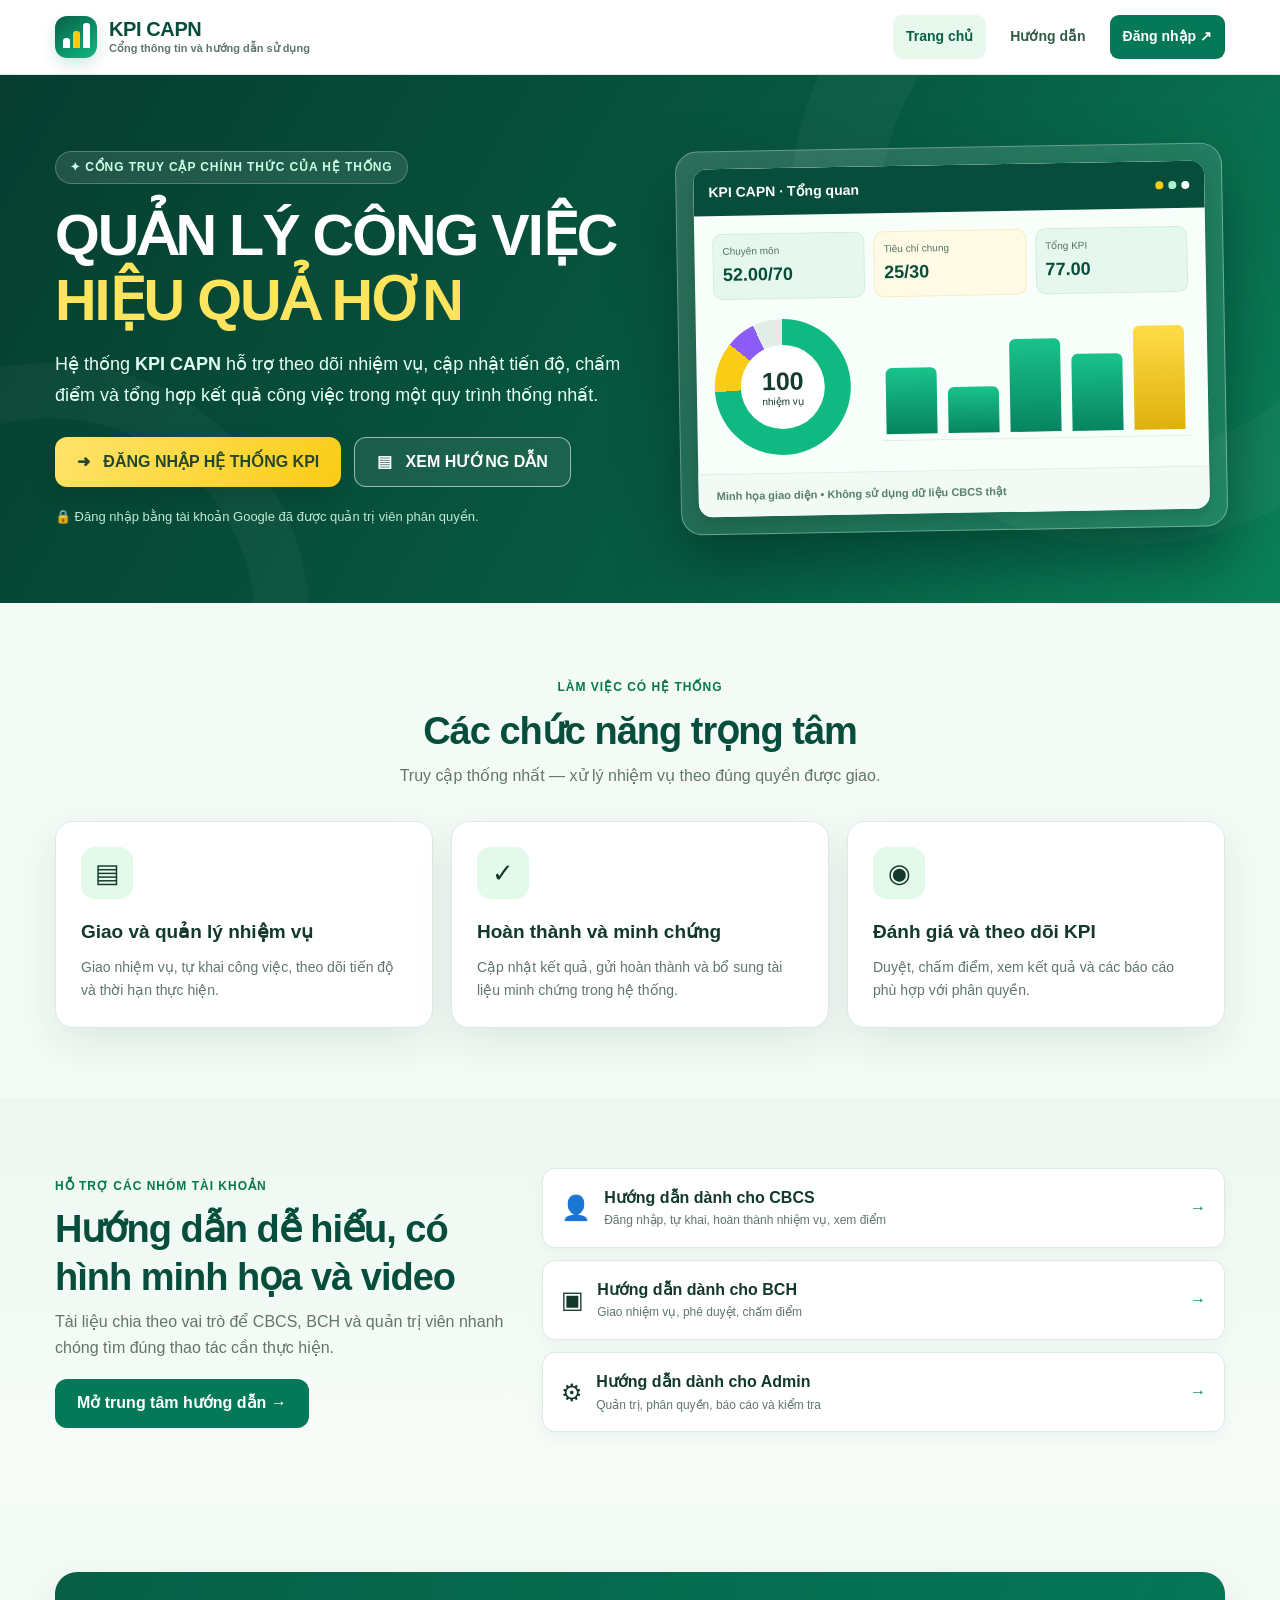
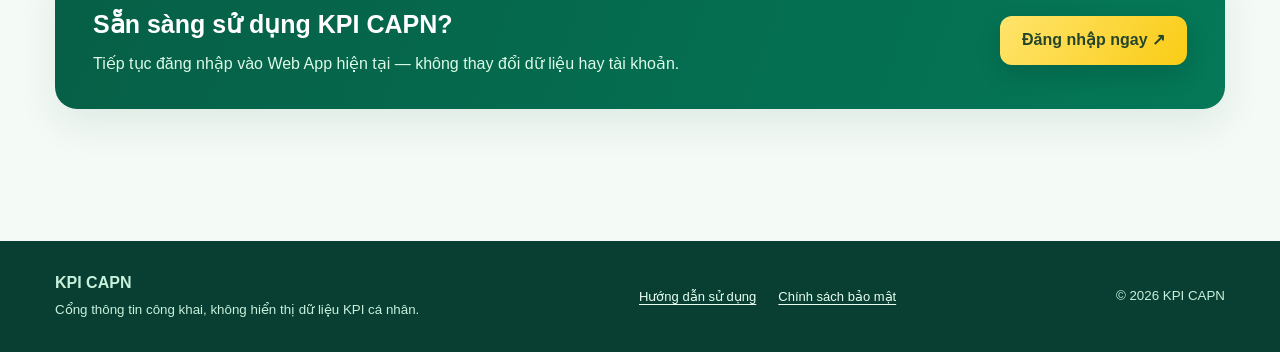
<file: index.html>
<!doctype html>
<html lang="vi">
<head>
<meta charset="utf-8"><meta name="viewport" content="width=device-width,initial-scale=1">
<meta name="description" content="Cổng truy cập và hướng dẫn sử dụng Hệ thống KPI CAPN — quản lý nhiệm vụ và đánh giá kết quả công việc.">
<meta name="theme-color" content="#064e3b"><title>KPI CAPN | Cổng thông tin và hướng dẫn</title>
<link rel="icon" href="favicon.svg" type="image/svg+xml"><link rel="stylesheet" href="styles.css">
</head>
<body>
<header class="site-header"><div class="container header-inner">
 <a class="brand" href="index.html" aria-label="Trang chủ KPI CAPN"><span class="logo" aria-hidden="true"><i></i><i></i><i></i></span><span><strong>KPI CAPN</strong><small>Cổng thông tin và hướng dẫn sử dụng</small></span></a>
 <nav class="menu" aria-label="Menu"><a href="index.html" aria-current="page">Trang chủ</a><a href="huong-dan.html">Hướng dẫn</a><a class="header-login" href="https://script.google.com/macros/s/AKfycbzQNDYXL3DD_CbY_EI88H-msxSmF8fYLqGFFghkxjFgQ-EiCc-l6rLJh7oKqEuEc4o/exec" target="_blank" rel="noopener noreferrer">Đăng nhập ↗</a></nav>
</div></header>
<main>
<section class="hero"><div class="container hero-grid"><div>
 <span class="tag">✦ CỔNG TRUY CẬP CHÍNH THỨC CỦA HỆ THỐNG</span>
 <h1>QUẢN LÝ CÔNG VIỆC<br><span>HIỆU QUẢ HƠN</span></h1>
 <p>Hệ thống <strong>KPI CAPN</strong> hỗ trợ theo dõi nhiệm vụ, cập nhật tiến độ, chấm điểm và tổng hợp kết quả công việc trong một quy trình thống nhất.</p>
 <div class="hero-cta"><a class="btn btn-yellow" href="https://script.google.com/macros/s/AKfycbzQNDYXL3DD_CbY_EI88H-msxSmF8fYLqGFFghkxjFgQ-EiCc-l6rLJh7oKqEuEc4o/exec" target="_blank" rel="noopener noreferrer">➜ &nbsp; ĐĂNG NHẬP HỆ THỐNG KPI</a><a class="btn btn-outline" href="huong-dan.html">▤ &nbsp; XEM HƯỚNG DẪN</a></div>
 <div class="hero-note">🔒 Đăng nhập bằng tài khoản Google đã được quản trị viên phân quyền.</div>
 </div><div class="dashboard-visual" aria-label="Minh họa giao diện KPI bằng dữ liệu giả định"><div class="mini-window"><div class="mini-head"><span>KPI CAPN · Tổng quan</span><span class="dots" aria-hidden="true"><i></i><i></i><i></i></span></div><div class="mini-body"><div class="mini-tile-grid"><div class="mini-tile"><span>Chuyên môn</span><b>52.00/70</b></div><div class="mini-tile"><span>Tiêu chí chung</span><b>25/30</b></div><div class="mini-tile"><span>Tổng KPI</span><b>77.00</b></div></div><div class="mini-dashboard"><div class="donut"><span class="value">100<small>nhiệm vụ</small></span></div><div class="mini-bars" aria-hidden="true"><i></i><i></i><i></i><i></i><i></i></div></div></div><div class="mini-window-foot">Minh họa giao diện • Không sử dụng dữ liệu CBCS thật</div></div></div>
</div></section>
<section class="section-pad"><div class="container"><div class="section-intro"><span class="eyebrow">LÀM VIỆC CÓ HỆ THỐNG</span><h2>Các chức năng trọng tâm</h2><p>Truy cập thống nhất — xử lý nhiệm vụ theo đúng quyền được giao.</p></div><div class="features">
 <article class="feature"><div class="icon">▤</div><h3>Giao và quản lý nhiệm vụ</h3><p>Giao nhiệm vụ, tự khai công việc, theo dõi tiến độ và thời hạn thực hiện.</p></article>
 <article class="feature"><div class="icon">✓</div><h3>Hoàn thành và minh chứng</h3><p>Cập nhật kết quả, gửi hoàn thành và bổ sung tài liệu minh chứng trong hệ thống.</p></article>
 <article class="feature"><div class="icon">◉</div><h3>Đánh giá và theo dõi KPI</h3><p>Duyệt, chấm điểm, xem kết quả và các báo cáo phù hợp với phân quyền.</p></article>
</div></div></section>
<section class="section-pad section-soft" id="huong-dan"><div class="container guide-preview"><div class="left-intro"><span class="eyebrow">HỖ TRỢ CÁC NHÓM TÀI KHOẢN</span><h2>Hướng dẫn dễ hiểu, có hình minh họa và video</h2><p>Tài liệu chia theo vai trò để CBCS, BCH và quản trị viên nhanh chóng tìm đúng thao tác cần thực hiện.</p><p style="margin-top:18px"><a href="huong-dan.html" class="btn btn-green">Mở trung tâm hướng dẫn →</a></p></div><div class="guide-links"><a class="guide-link" href="huong-dan.html#cbcs"><span>👤</span><span><strong>Hướng dẫn dành cho CBCS</strong><small>Đăng nhập, tự khai, hoàn thành nhiệm vụ, xem điểm</small></span><b>→</b></a><a class="guide-link" href="huong-dan.html#bch"><span>▣</span><span><strong>Hướng dẫn dành cho BCH</strong><small>Giao nhiệm vụ, phê duyệt, chấm điểm</small></span><b>→</b></a><a class="guide-link" href="huong-dan.html#admin"><span>⚙</span><span><strong>Hướng dẫn dành cho Admin</strong><small>Quản trị, phân quyền, báo cáo và kiểm tra</small></span><b>→</b></a></div></div></section>
<section class="section-pad"><div class="container"><div class="cta-band"><div><h2>Sẵn sàng sử dụng KPI CAPN?</h2><p>Tiếp tục đăng nhập vào Web App hiện tại — không thay đổi dữ liệu hay tài khoản.</p></div><a class="btn btn-yellow" href="https://script.google.com/macros/s/AKfycbzQNDYXL3DD_CbY_EI88H-msxSmF8fYLqGFFghkxjFgQ-EiCc-l6rLJh7oKqEuEc4o/exec" target="_blank" rel="noopener noreferrer">Đăng nhập ngay ↗</a></div></div></section>
</main>
<footer class="site-footer"><div class="container footer-inner"><div><strong>KPI CAPN</strong><br><small>Cổng thông tin công khai, không hiển thị dữ liệu KPI cá nhân.</small></div><div class="footer-links"><a href="huong-dan.html">Hướng dẫn sử dụng</a><a href="privacy.html">Chính sách bảo mật</a></div><small>© 2026 KPI CAPN</small></div></footer>
</body></html>
</file>
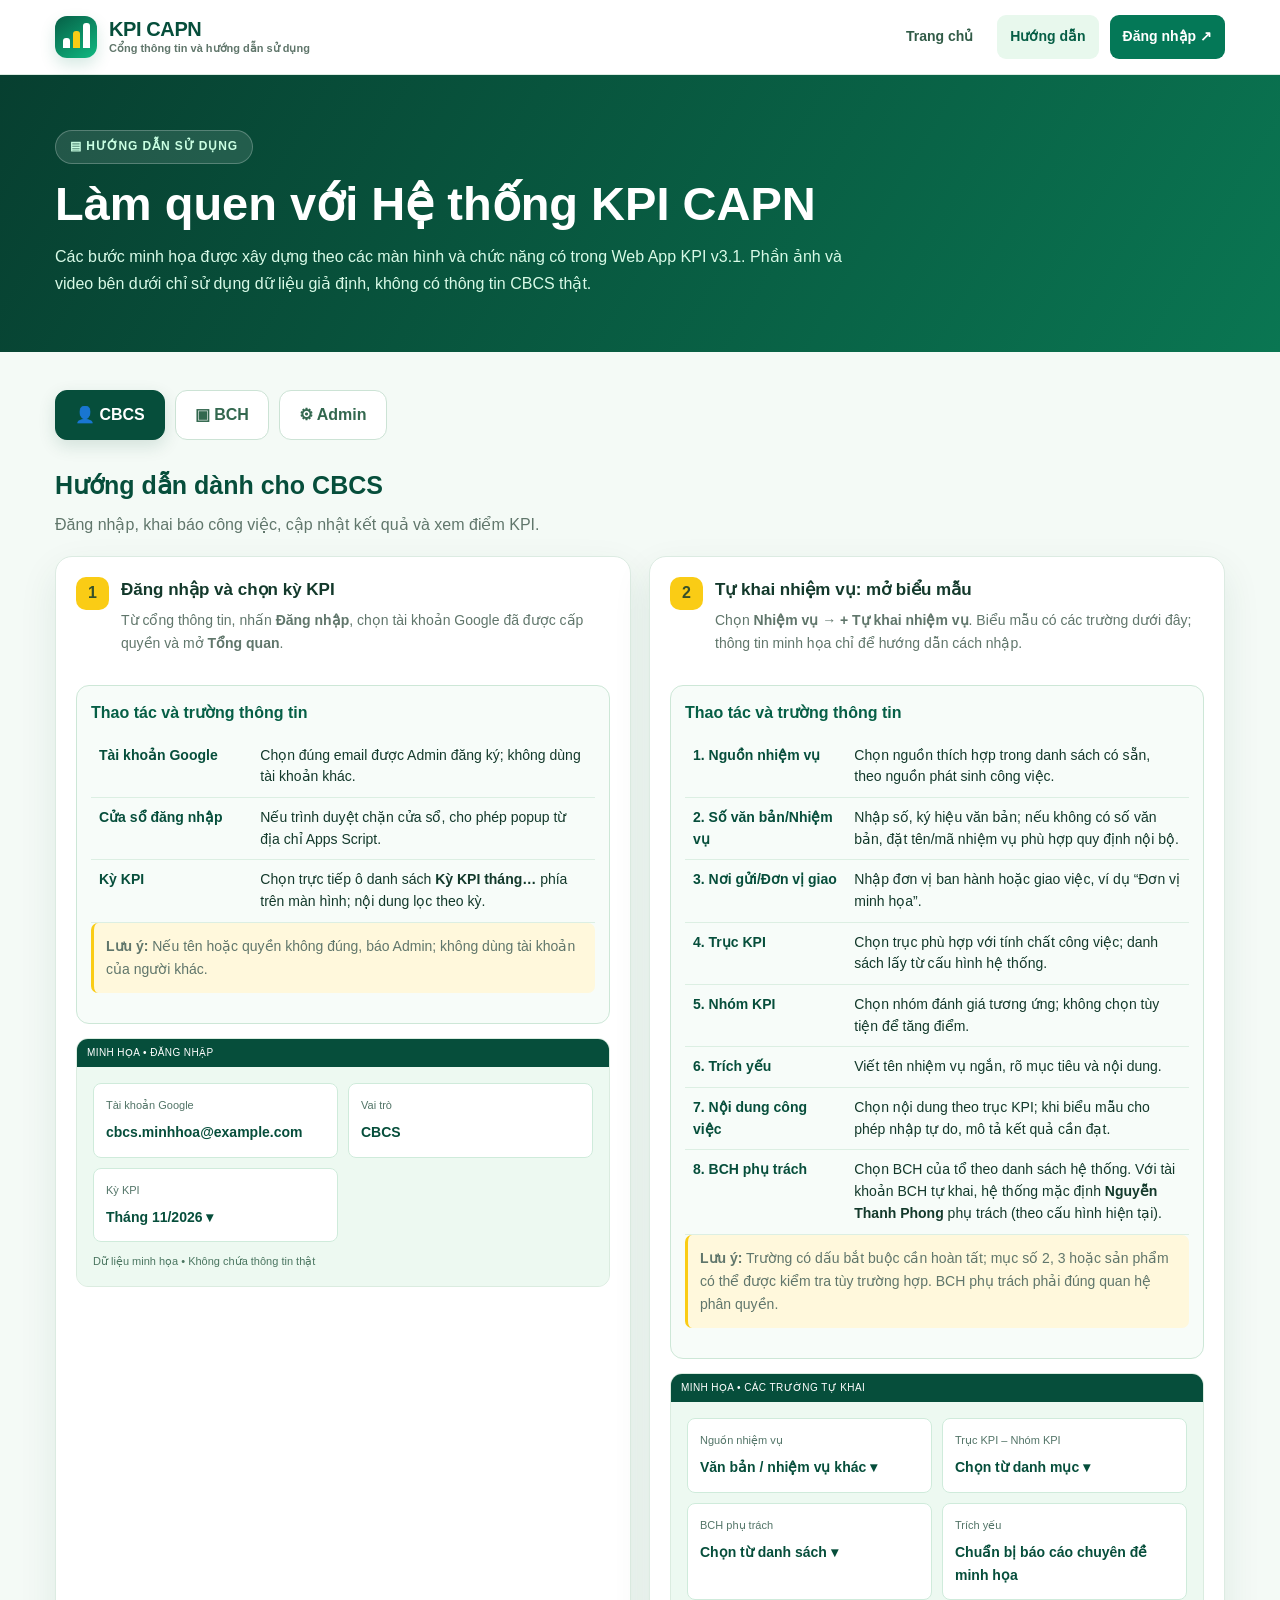
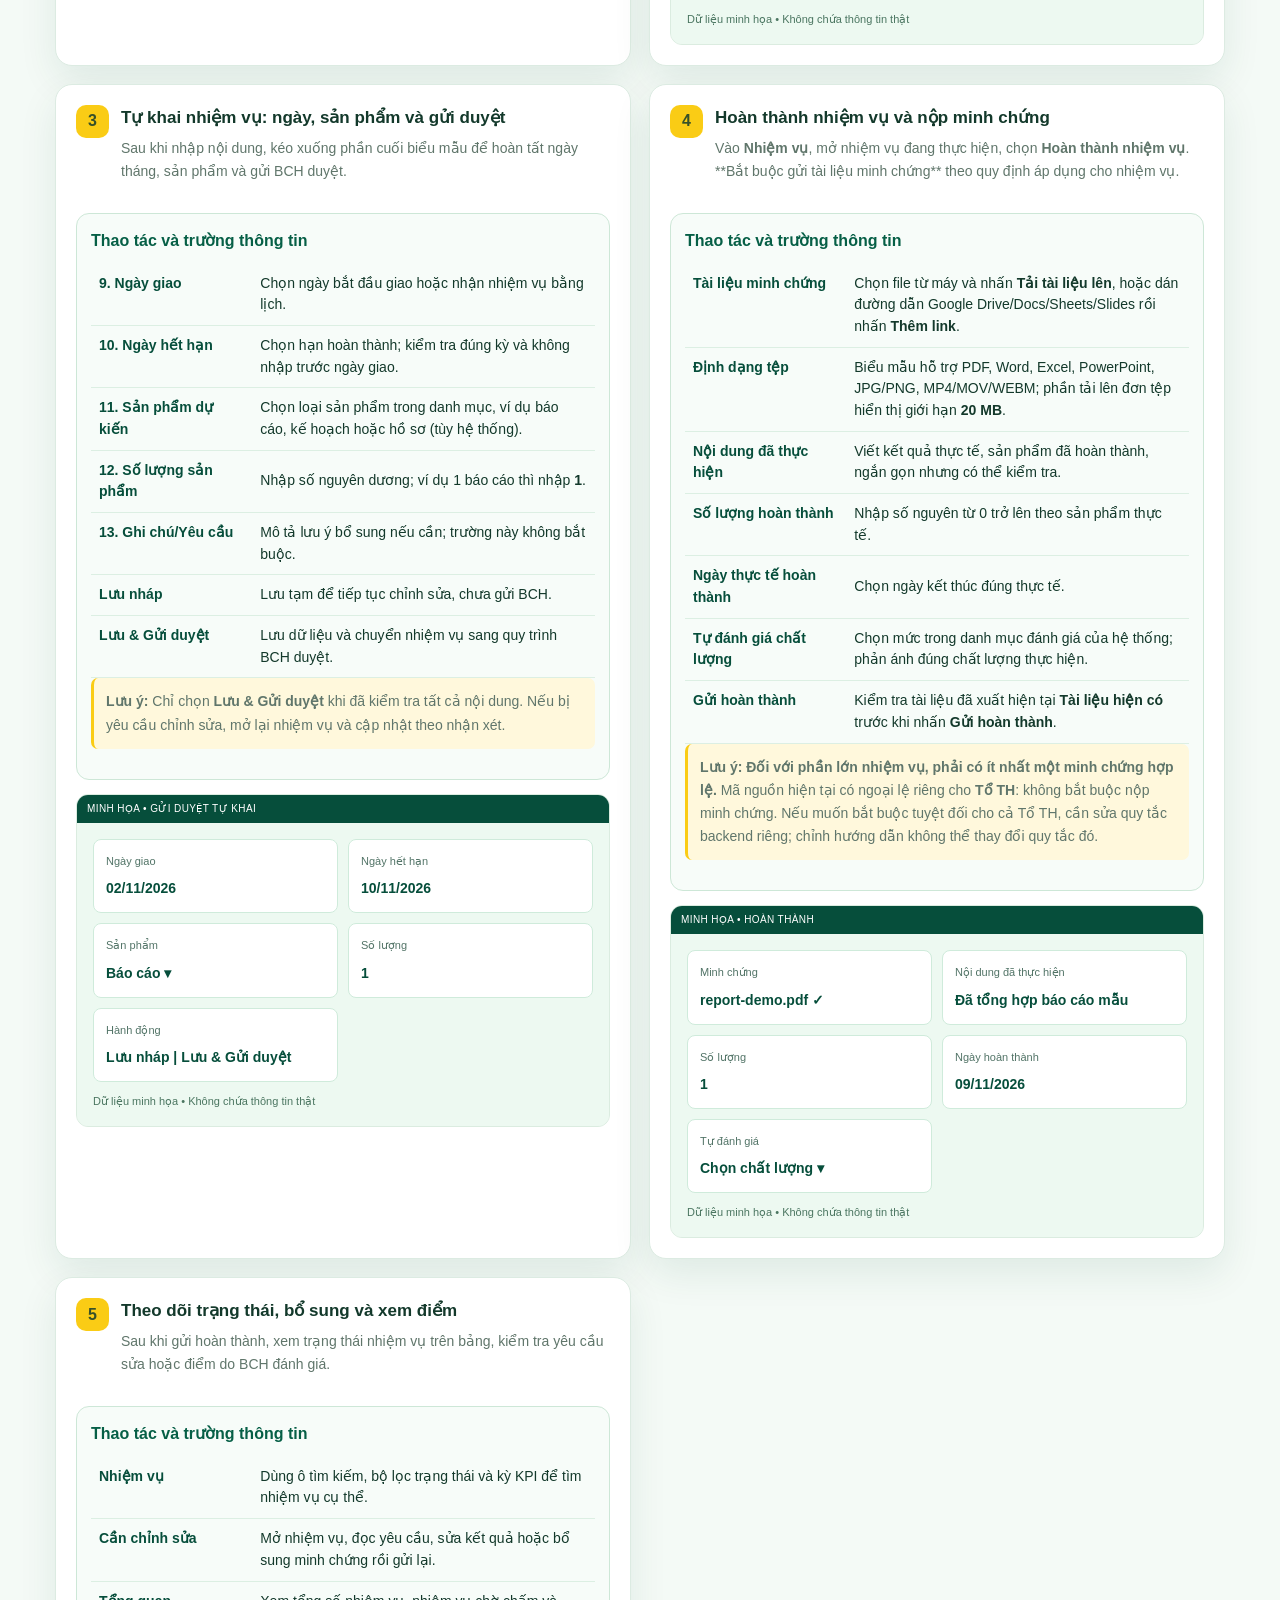
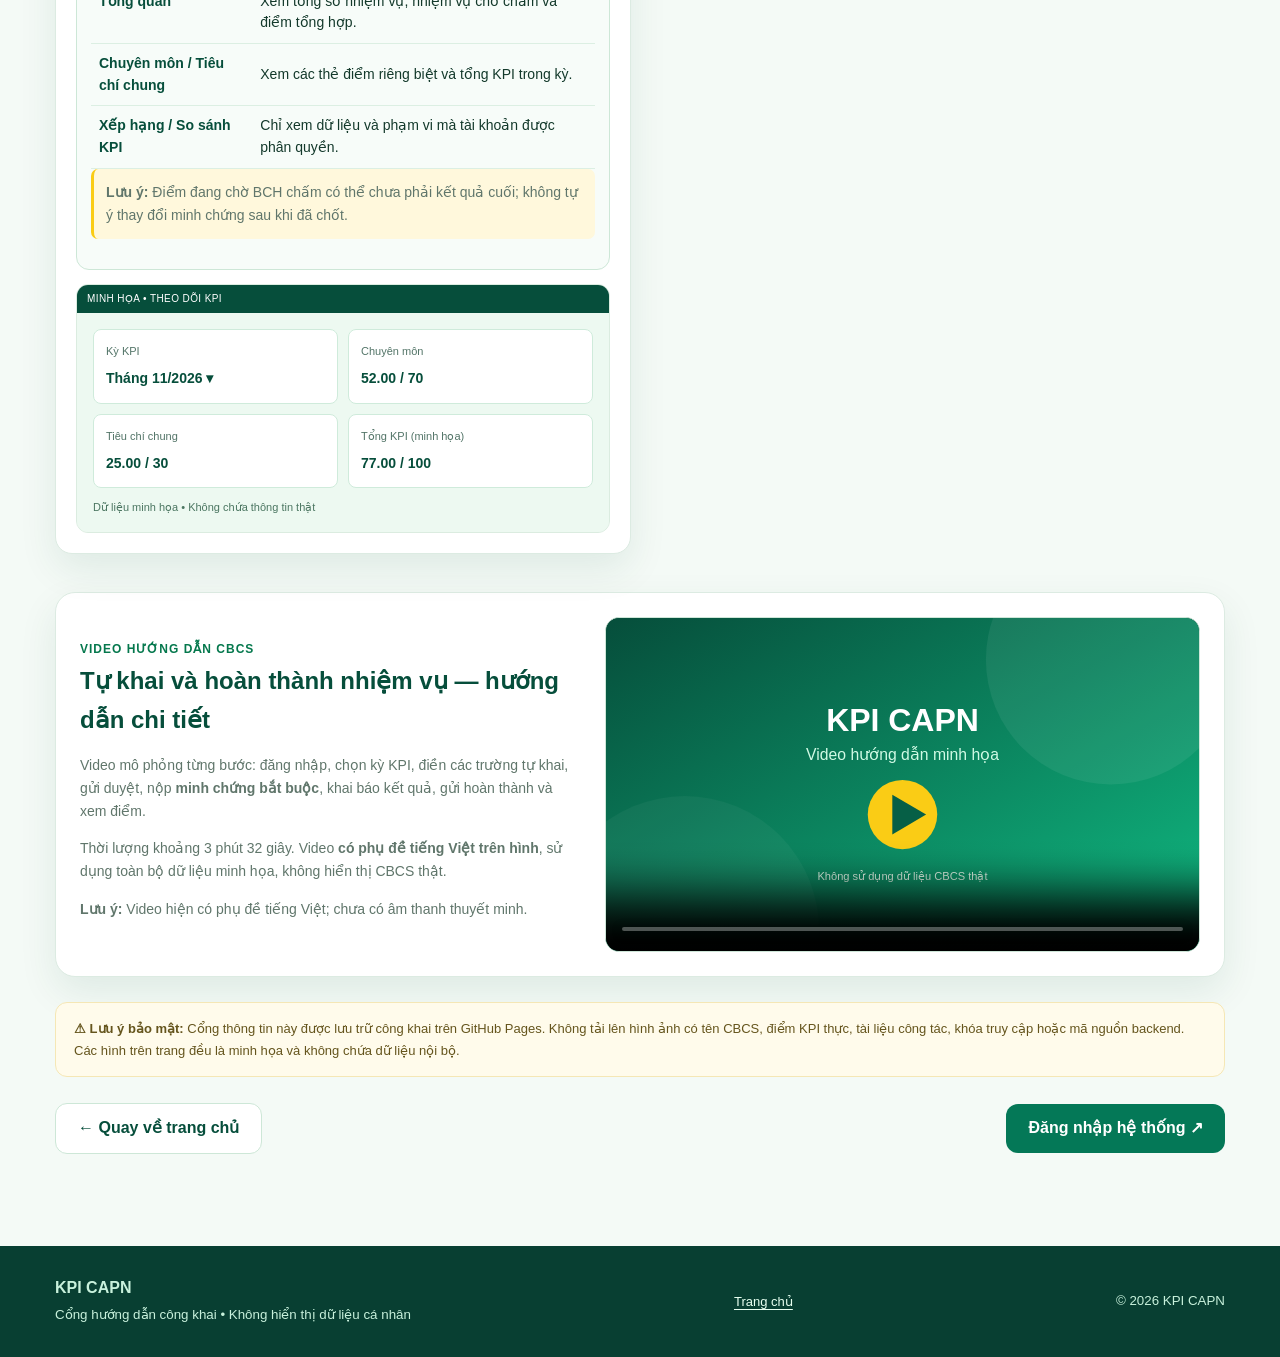
<file: huong-dan.html>
<!DOCTYPE html>

<html lang="vi"><head><meta charset="utf-8"/><meta content="width=device-width,initial-scale=1" name="viewport"/><meta content="#064e3b" name="theme-color"/><meta content="Hướng dẫn sử dụng KPI CAPN theo vai trò CBCS, BCH và Admin, có ảnh minh họa và video mẫu." name="description"/><title>Hướng dẫn sử dụng | KPI CAPN</title><link href="favicon.svg" rel="icon" type="image/svg+xml"/><link href="styles.css" rel="stylesheet"/><style>.detailed-step{padding-bottom:20px}.instruction-details{margin:14px 0;padding:14px;background:#f7fcf9;border:1px solid #cde7d7;border-radius:13px}.instruction-details h4{margin:0 0 9px;color:#065f46}.field-table{width:100%;border-collapse:collapse;font-size:14px}.field-table th{text-align:left;vertical-align:top;width:32%;font-weight:700;color:#064e3b}.field-table th,.field-table td{padding:9px 8px;border-bottom:1px solid #dcefe3;line-height:1.55}.guide-tip{font-size:13px;padding:12px;background:#fff8dc;border-left:3px solid #facc15;border-radius:7px;line-height:1.65}.mock-form{padding:16px;display:grid;grid-template-columns:repeat(2,minmax(0,1fr));gap:10px;background:#edf9f1}.mock-field{background:#fff;border:1px solid #cfebdb;border-radius:8px;padding:12px;min-width:0}.mock-field span{display:block;color:#527467;font-size:11px}.mock-field strong{display:block;margin-top:7px;color:#064e3b;font-size:14px;overflow-wrap:anywhere}.mock-bottom{grid-column:1/-1;color:#4b7661;font-size:11px}.voice-section{margin:28px 0;background:#fff;border:1px solid #d6e9dc;border-radius:18px;padding:25px}.voice-choices{display:flex;flex-wrap:wrap;gap:10px}.voice-choices button{padding:11px 15px;cursor:pointer;background:#007f5f;color:white;border:0;border-radius:8px;font-weight:bold}.voice-choices button:last-child{background:#eef5f0;color:#064e3b}@media(max-width:650px){.field-table th,.field-table td{display:block;width:auto;padding:6px}.field-table td{padding-bottom:12px}.mock-form{grid-template-columns:1fr}.mock-bottom{grid-column:1}}</style><style>
.bch-video-section{margin:30px 0 12px;padding:24px;background:#ffffff;border:1px solid #d6ebdd;border-radius:18px;display:grid;grid-template-columns:1fr 1.3fr;gap:22px;align-items:center}
.bch-video-section .video-copy h2{font-size:24px;line-height:1.25;color:#005640;margin:0 0 13px}
.bch-video-section .video-copy p{font-size:15px;line-height:1.7;color:#3a6c58}
.bch-video-section video{width:100%;height:auto;aspect-ratio:16/9;background:#004d3a;border-radius:14px;display:block}
@media(max-width:850px){.bch-video-section{grid-template-columns:1fr;padding:17px}}
</style></head><body>
<header class="site-header"><div class="container header-inner"><a class="brand" href="index.html"><span aria-hidden="true" class="logo"><i></i><i></i><i></i></span><span><strong>KPI CAPN</strong><small>Cổng thông tin và hướng dẫn sử dụng</small></span></a><nav aria-label="Menu" class="menu"><a href="index.html">Trang chủ</a><a aria-current="page" href="huong-dan.html">Hướng dẫn</a><a class="header-login" href="https://script.google.com/macros/s/AKfycbzQNDYXL3DD_CbY_EI88H-msxSmF8fYLqGFFghkxjFgQ-EiCc-l6rLJh7oKqEuEc4o/exec" rel="noopener noreferrer" target="_blank">Đăng nhập ↗</a></nav></div></header>
<main><section class="guide-hero"><div class="container"><span class="tag">▤ HƯỚNG DẪN SỬ DỤNG</span><h1>Làm quen với Hệ thống KPI CAPN</h1><p>Các bước minh họa được xây dựng theo các màn hình và chức năng có trong Web App KPI v3.1. Phần ảnh và video bên dưới chỉ sử dụng dữ liệu giả định, không có thông tin CBCS thật.</p></div></section>
<div class="container guide-main"><div aria-label="Chọn vai trò" class="role-tabs" role="tablist"><button aria-controls="panel-cbcs" aria-selected="true" class="role-tab" data-role="cbcs" id="tab-cbcs" role="tab">👤 CBCS</button><button aria-controls="panel-bch" aria-selected="false" class="role-tab" data-role="bch" id="tab-bch" role="tab">▣ BCH</button><button aria-controls="panel-admin" aria-selected="false" class="role-tab" data-role="admin" id="tab-admin" role="tab">⚙ Admin</button></div>
<section aria-labelledby="tab-cbcs" class="role-panel" id="panel-cbcs" role="tabpanel"><div class="guide-header"><h2>Hướng dẫn dành cho CBCS</h2><p>Đăng nhập, khai báo công việc, cập nhật kết quả và xem điểm KPI.</p></div><div class="steps"><article class="step detailed-step"><div class="step-head"><span class="step-number">1</span><div><h3>Đăng nhập và chọn kỳ KPI</h3><p>Từ cổng thông tin, nhấn <strong>Đăng nhập</strong>, chọn tài khoản Google đã được cấp quyền và mở <strong>Tổng quan</strong>.</p></div></div><div class="instruction-details"><h4>Thao tác và trường thông tin</h4><table class="field-table"><tbody><tr><th scope="row">Tài khoản Google</th><td>Chọn đúng email được Admin đăng ký; không dùng tài khoản khác.</td></tr><tr><th scope="row">Cửa sổ đăng nhập</th><td>Nếu trình duyệt chặn cửa sổ, cho phép popup từ địa chỉ Apps Script.</td></tr><tr><th scope="row">Kỳ KPI</th><td>Chọn trực tiếp ô danh sách <strong>Kỳ KPI tháng…</strong> phía trên màn hình; nội dung lọc theo kỳ.</td></tr></tbody></table><p class="guide-tip"><strong>Lưu ý:</strong> Nếu tên hoặc quyền không đúng, báo Admin; không dùng tài khoản của người khác.</p></div><div class="illustration"><div class="illustration-label">MINH HỌA • Đăng nhập</div><div class="mock-form"><div class="mock-field"><span>Tài khoản Google</span><strong>cbcs.minhhoa@example.com</strong></div><div class="mock-field"><span>Vai trò</span><strong>CBCS</strong></div><div class="mock-field"><span>Kỳ KPI</span><strong>Tháng 11/2026 ▾</strong></div><div class="mock-bottom">Dữ liệu minh họa • Không chứa thông tin thật</div></div></div></article><article class="step detailed-step"><div class="step-head"><span class="step-number">2</span><div><h3>Tự khai nhiệm vụ: mở biểu mẫu</h3><p>Chọn <strong>Nhiệm vụ → + Tự khai nhiệm vụ</strong>. Biểu mẫu có các trường dưới đây; thông tin minh họa chỉ để hướng dẫn cách nhập.</p></div></div><div class="instruction-details"><h4>Thao tác và trường thông tin</h4><table class="field-table"><tbody><tr><th scope="row">1. Nguồn nhiệm vụ</th><td>Chọn nguồn thích hợp trong danh sách có sẵn, theo nguồn phát sinh công việc.</td></tr><tr><th scope="row">2. Số văn bản/Nhiệm vụ</th><td>Nhập số, ký hiệu văn bản; nếu không có số văn bản, đặt tên/mã nhiệm vụ phù hợp quy định nội bộ.</td></tr><tr><th scope="row">3. Nơi gửi/Đơn vị giao</th><td>Nhập đơn vị ban hành hoặc giao việc, ví dụ “Đơn vị minh họa”.</td></tr><tr><th scope="row">4. Trục KPI</th><td>Chọn trục phù hợp với tính chất công việc; danh sách lấy từ cấu hình hệ thống.</td></tr><tr><th scope="row">5. Nhóm KPI</th><td>Chọn nhóm đánh giá tương ứng; không chọn tùy tiện để tăng điểm.</td></tr><tr><th scope="row">6. Trích yếu</th><td>Viết tên nhiệm vụ ngắn, rõ mục tiêu và nội dung.</td></tr><tr><th scope="row">7. Nội dung công việc</th><td>Chọn nội dung theo trục KPI; khi biểu mẫu cho phép nhập tự do, mô tả kết quả cần đạt.</td></tr><tr><th scope="row">8. BCH phụ trách</th><td>Chọn BCH của tổ theo danh sách hệ thống. Với tài khoản BCH tự khai, hệ thống mặc định <strong>Nguyễn Thanh Phong</strong> phụ trách (theo cấu hình hiện tại).</td></tr></tbody></table><p class="guide-tip"><strong>Lưu ý:</strong> Trường có dấu bắt buộc cần hoàn tất; mục số 2, 3 hoặc sản phẩm có thể được kiểm tra tùy trường hợp. BCH phụ trách phải đúng quan hệ phân quyền.</p></div><div class="illustration"><div class="illustration-label">MINH HỌA • Các trường tự khai</div><div class="mock-form"><div class="mock-field"><span>Nguồn nhiệm vụ</span><strong>Văn bản / nhiệm vụ khác ▾</strong></div><div class="mock-field"><span>Trục KPI – Nhóm KPI</span><strong>Chọn từ danh mục ▾</strong></div><div class="mock-field"><span>BCH phụ trách</span><strong>Chọn từ danh sách ▾</strong></div><div class="mock-field"><span>Trích yếu</span><strong>Chuẩn bị báo cáo chuyên đề minh họa</strong></div><div class="mock-bottom">Dữ liệu minh họa • Không chứa thông tin thật</div></div></div></article><article class="step detailed-step"><div class="step-head"><span class="step-number">3</span><div><h3>Tự khai nhiệm vụ: ngày, sản phẩm và gửi duyệt</h3><p>Sau khi nhập nội dung, kéo xuống phần cuối biểu mẫu để hoàn tất ngày tháng, sản phẩm và gửi BCH duyệt.</p></div></div><div class="instruction-details"><h4>Thao tác và trường thông tin</h4><table class="field-table"><tbody><tr><th scope="row">9. Ngày giao</th><td>Chọn ngày bắt đầu giao hoặc nhận nhiệm vụ bằng lịch.</td></tr><tr><th scope="row">10. Ngày hết hạn</th><td>Chọn hạn hoàn thành; kiểm tra đúng kỳ và không nhập trước ngày giao.</td></tr><tr><th scope="row">11. Sản phẩm dự kiến</th><td>Chọn loại sản phẩm trong danh mục, ví dụ báo cáo, kế hoạch hoặc hồ sơ (tùy hệ thống).</td></tr><tr><th scope="row">12. Số lượng sản phẩm</th><td>Nhập số nguyên dương; ví dụ 1 báo cáo thì nhập <strong>1</strong>.</td></tr><tr><th scope="row">13. Ghi chú/Yêu cầu</th><td>Mô tả lưu ý bổ sung nếu cần; trường này không bắt buộc.</td></tr><tr><th scope="row">Lưu nháp</th><td>Lưu tạm để tiếp tục chỉnh sửa, chưa gửi BCH.</td></tr><tr><th scope="row">Lưu &amp; Gửi duyệt</th><td>Lưu dữ liệu và chuyển nhiệm vụ sang quy trình BCH duyệt.</td></tr></tbody></table><p class="guide-tip"><strong>Lưu ý:</strong> Chỉ chọn <strong>Lưu &amp; Gửi duyệt</strong> khi đã kiểm tra tất cả nội dung. Nếu bị yêu cầu chỉnh sửa, mở lại nhiệm vụ và cập nhật theo nhận xét.</p></div><div class="illustration"><div class="illustration-label">MINH HỌA • Gửi duyệt tự khai</div><div class="mock-form"><div class="mock-field"><span>Ngày giao</span><strong>02/11/2026</strong></div><div class="mock-field"><span>Ngày hết hạn</span><strong>10/11/2026</strong></div><div class="mock-field"><span>Sản phẩm</span><strong>Báo cáo ▾</strong></div><div class="mock-field"><span>Số lượng</span><strong>1</strong></div><div class="mock-field"><span>Hành động</span><strong>Lưu nháp | Lưu &amp; Gửi duyệt</strong></div><div class="mock-bottom">Dữ liệu minh họa • Không chứa thông tin thật</div></div></div></article><article class="step detailed-step"><div class="step-head"><span class="step-number">4</span><div><h3>Hoàn thành nhiệm vụ và nộp minh chứng</h3><p>Vào <strong>Nhiệm vụ</strong>, mở nhiệm vụ đang thực hiện, chọn <strong>Hoàn thành nhiệm vụ</strong>. **Bắt buộc gửi tài liệu minh chứng** theo quy định áp dụng cho nhiệm vụ.</p></div></div><div class="instruction-details"><h4>Thao tác và trường thông tin</h4><table class="field-table"><tbody><tr><th scope="row">Tài liệu minh chứng</th><td>Chọn file từ máy và nhấn <strong>Tải tài liệu lên</strong>, hoặc dán đường dẫn Google Drive/Docs/Sheets/Slides rồi nhấn <strong>Thêm link</strong>.</td></tr><tr><th scope="row">Định dạng tệp</th><td>Biểu mẫu hỗ trợ PDF, Word, Excel, PowerPoint, JPG/PNG, MP4/MOV/WEBM; phần tải lên đơn tệp hiển thị giới hạn <strong>20 MB</strong>.</td></tr><tr><th scope="row">Nội dung đã thực hiện</th><td>Viết kết quả thực tế, sản phẩm đã hoàn thành, ngắn gọn nhưng có thể kiểm tra.</td></tr><tr><th scope="row">Số lượng hoàn thành</th><td>Nhập số nguyên từ 0 trở lên theo sản phẩm thực tế.</td></tr><tr><th scope="row">Ngày thực tế hoàn thành</th><td>Chọn ngày kết thúc đúng thực tế.</td></tr><tr><th scope="row">Tự đánh giá chất lượng</th><td>Chọn mức trong danh mục đánh giá của hệ thống; phản ánh đúng chất lượng thực hiện.</td></tr><tr><th scope="row">Gửi hoàn thành</th><td>Kiểm tra tài liệu đã xuất hiện tại <strong>Tài liệu hiện có</strong> trước khi nhấn <strong>Gửi hoàn thành</strong>.</td></tr></tbody></table><p class="guide-tip"><strong>Lưu ý:</strong> <strong>Đối với phần lớn nhiệm vụ, phải có ít nhất một minh chứng hợp lệ.</strong> Mã nguồn hiện tại có ngoại lệ riêng cho <strong>Tổ TH</strong>: không bắt buộc nộp minh chứng. Nếu muốn bắt buộc tuyệt đối cho cả Tổ TH, cần sửa quy tắc backend riêng; chỉnh hướng dẫn không thể thay đổi quy tắc đó.</p></div><div class="illustration"><div class="illustration-label">MINH HỌA • Hoàn thành</div><div class="mock-form"><div class="mock-field"><span>Minh chứng</span><strong>report-demo.pdf ✓</strong></div><div class="mock-field"><span>Nội dung đã thực hiện</span><strong>Đã tổng hợp báo cáo mẫu</strong></div><div class="mock-field"><span>Số lượng</span><strong>1</strong></div><div class="mock-field"><span>Ngày hoàn thành</span><strong>09/11/2026</strong></div><div class="mock-field"><span>Tự đánh giá</span><strong>Chọn chất lượng ▾</strong></div><div class="mock-bottom">Dữ liệu minh họa • Không chứa thông tin thật</div></div></div></article><article class="step detailed-step"><div class="step-head"><span class="step-number">5</span><div><h3>Theo dõi trạng thái, bổ sung và xem điểm</h3><p>Sau khi gửi hoàn thành, xem trạng thái nhiệm vụ trên bảng, kiểm tra yêu cầu sửa hoặc điểm do BCH đánh giá.</p></div></div><div class="instruction-details"><h4>Thao tác và trường thông tin</h4><table class="field-table"><tbody><tr><th scope="row">Nhiệm vụ</th><td>Dùng ô tìm kiếm, bộ lọc trạng thái và kỳ KPI để tìm nhiệm vụ cụ thể.</td></tr><tr><th scope="row">Cần chỉnh sửa</th><td>Mở nhiệm vụ, đọc yêu cầu, sửa kết quả hoặc bổ sung minh chứng rồi gửi lại.</td></tr><tr><th scope="row">Tổng quan</th><td>Xem tổng số nhiệm vụ, nhiệm vụ chờ chấm và điểm tổng hợp.</td></tr><tr><th scope="row">Chuyên môn / Tiêu chí chung</th><td>Xem các thẻ điểm riêng biệt và tổng KPI trong kỳ.</td></tr><tr><th scope="row">Xếp hạng / So sánh KPI</th><td>Chỉ xem dữ liệu và phạm vi mà tài khoản được phân quyền.</td></tr></tbody></table><p class="guide-tip"><strong>Lưu ý:</strong> Điểm đang chờ BCH chấm có thể chưa phải kết quả cuối; không tự ý thay đổi minh chứng sau khi đã chốt.</p></div><div class="illustration"><div class="illustration-label">MINH HỌA • Theo dõi KPI</div><div class="mock-form"><div class="mock-field"><span>Kỳ KPI</span><strong>Tháng 11/2026 ▾</strong></div><div class="mock-field"><span>Chuyên môn</span><strong>52.00 / 70</strong></div><div class="mock-field"><span>Tiêu chí chung</span><strong>25.00 / 30</strong></div><div class="mock-field"><span>Tổng KPI (minh họa)</span><strong>77.00 / 100</strong></div><div class="mock-bottom">Dữ liệu minh họa • Không chứa thông tin thật</div></div></div></article></div></section>
<section aria-labelledby="tab-bch" class="role-panel" hidden="" id="panel-bch" role="tabpanel"><div class="guide-header"><h2>Hướng dẫn dành cho BCH</h2><p>Tự khai, giao nhiệm vụ, duyệt nội dung, kiểm tra minh chứng và chấm điểm.</p></div><div class="steps"><article class="step detailed-step"><div class="step-head"><span class="step-number">1</span><div><h3>Đăng nhập và kiểm tra phạm vi BCH</h3><p>Đăng nhập đúng tài khoản BCH, kiểm tra tổ và kỳ KPI trước khi thao tác.</p></div></div><div class="instruction-details"><h4>Thao tác và trường thông tin</h4><table class="field-table"><tbody><tr><th scope="row">Thông tin tài khoản</th><td>Kiểm tra vai trò BCH và tổ được phân quyền ở phần đầu trang.</td></tr><tr><th scope="row">Kỳ KPI</th><td>Chọn kỳ cần xem bằng dropdown.</td></tr><tr><th scope="row">Danh sách nhiệm vụ</th><td>Chỉ xem và xử lý những nhiệm vụ nằm trong phạm vi quyền hiện tại.</td></tr></tbody></table><p class="guide-tip"><strong>Lưu ý:</strong> Nếu thiếu menu Duyệt nhiệm vụ hoặc Chấm điểm, liên hệ Admin kiểm tra quyền.</p></div><div class="illustration"><div class="illustration-label">MINH HỌA • Vai trò BCH</div><div class="mock-form"><div class="mock-field"><span>Vai trò</span><strong>BCH</strong></div><div class="mock-field"><span>Phạm vi</span><strong>Tổ minh họa</strong></div><div class="mock-field"><span>Kỳ KPI</span><strong>Tháng 11/2026 ▾</strong></div><div class="mock-bottom">Dữ liệu minh họa • Không chứa thông tin thật</div></div></div></article><article class="step detailed-step"><div class="step-head"><span class="step-number">2</span><div><h3>BCH tự khai nhiệm vụ</h3><p>BCH cũng có thể tự khai giống CBCS qua <strong>Nhiệm vụ → + Tự khai nhiệm vụ</strong>.</p></div></div><div class="instruction-details"><h4>Thao tác và trường thông tin</h4><table class="field-table"><tbody><tr><th scope="row">Các trường 1–7</th><td>Nguồn nhiệm vụ; Số văn bản/Nhiệm vụ; Nơi gửi/Đơn vị giao; Trục KPI; Nhóm KPI; Trích yếu; Nội dung công việc.</td></tr><tr><th scope="row">8. BCH phụ trách</th><td>Hệ thống tự chọn <strong>Nguyễn Thanh Phong</strong> theo cấu hình đang áp dụng.</td></tr><tr><th scope="row">Các trường 9–13</th><td>Ngày giao; Ngày hết hạn; Sản phẩm dự kiến; Số lượng sản phẩm; Ghi chú/Yêu cầu.</td></tr><tr><th scope="row">Lưu nháp / Lưu &amp; Gửi duyệt</th><td>Lưu tạm hoặc gửi duyệt sau khi kiểm tra nội dung.</td></tr></tbody></table></div><div class="illustration"><div class="illustration-label">MINH HỌA • BCH tự khai</div><div class="mock-form"><div class="mock-field"><span>Trích yếu</span><strong>Tổng hợp công tác (minh họa)</strong></div><div class="mock-field"><span>BCH phụ trách</span><strong>Nguyễn Thanh Phong</strong></div><div class="mock-field"><span>Hành động</span><strong>Lưu &amp; Gửi duyệt</strong></div><div class="mock-bottom">Dữ liệu minh họa • Không chứa thông tin thật</div></div></div></article><article class="step detailed-step"><div class="step-head"><span class="step-number">3</span><div><h3>BCH giao nhiệm vụ</h3><p>Vào <strong>Nhiệm vụ → + Giao nhiệm vụ</strong> (nếu có quyền), điền biểu mẫu rồi xác nhận.</p></div></div><div class="instruction-details"><h4>Thao tác và trường thông tin</h4><table class="field-table"><tbody><tr><th scope="row">1. Nguồn nhiệm vụ</th><td>Chọn nguồn phù hợp trong danh mục.</td></tr><tr><th scope="row">2. Số văn bản/Nhiệm vụ</th><td>Nhập mã/số văn bản nếu có.</td></tr><tr><th scope="row">3. Nơi gửi/Đơn vị giao</th><td>Nêu đơn vị giao công việc.</td></tr><tr><th scope="row">4. Trục KPI; 5. Nhóm KPI</th><td>Chọn đúng các danh mục tương ứng.</td></tr><tr><th scope="row">6. Trích yếu; 7. Nội dung công việc</th><td>Nêu rõ nội dung, đầu ra và yêu cầu thực hiện.</td></tr><tr><th scope="row">8. Người thực hiện</th><td>Tìm và <strong>tích chọn một hoặc nhiều CBCS/BCH</strong> theo quyền.</td></tr><tr><th scope="row">9. Ngày giao; 10. Ngày hết hạn</th><td>Chọn ngày từ lịch.</td></tr><tr><th scope="row">11. Sản phẩm dự kiến; 12. Số lượng sản phẩm</th><td>Chọn loại sản phẩm và nhập số lượng mặc định.</td></tr><tr><th scope="row">Thiết lập từng người</th><td>Nếu giao nhiều người: kiểm tra <strong>Số lượng</strong>, <strong>Hạn BCH</strong>, <strong>BCH phụ trách</strong> của từng dòng trước khi lưu.</td></tr><tr><th scope="row">13. Ghi chú/Yêu cầu</th><td>Điền hướng dẫn bổ sung nếu cần.</td></tr></tbody></table><p class="guide-tip"><strong>Lưu ý:</strong> Kiểm tra lại người thực hiện và hạn BCH để tránh giao sai tổ hoặc sai hạn.</p></div><div class="illustration"><div class="illustration-label">MINH HỌA • Giao nhiệm vụ</div><div class="mock-form"><div class="mock-field"><span>Người thực hiện</span><strong>☑ CBCS A   ☑ CBCS B</strong></div><div class="mock-field"><span>Ngày giao</span><strong>02/11/2026</strong></div><div class="mock-field"><span>Hạn nhiệm vụ</span><strong>10/11/2026</strong></div><div class="mock-field"><span>Số lượng</span><strong>1 mỗi người</strong></div><div class="mock-field"><span>Hạn BCH</span><strong>11/11/2026</strong></div><div class="mock-bottom">Dữ liệu minh họa • Không chứa thông tin thật</div></div></div></article><article class="step detailed-step"><div class="step-head"><span class="step-number">4</span><div><h3>Duyệt nhiệm vụ tự khai</h3><p>Đây là bước <strong>chấp thuận nội dung nhiệm vụ trước khi thực hiện</strong>, KHÔNG phải chấm điểm chất lượng hoàn thành.</p></div></div><div class="instruction-details"><h4>Thao tác và trường thông tin</h4><table class="field-table"><tbody><tr><th scope="row">Mở đúng màn hình</th><td>Chọn menu <strong>Duyệt nhiệm vụ</strong>.</td></tr><tr><th scope="row">Chọn nhiệm vụ chờ duyệt</th><td>Kiểm tra người tự khai, trích yếu, nội dung, kỳ, thời hạn, trục/nhóm KPI và sản phẩm.</td></tr><tr><th scope="row">Kiểm tra tính hợp lệ</th><td>Nội dung phải rõ, không trùng hoặc sai phạm vi; thông tin người/BCH phụ trách phù hợp.</td></tr><tr><th scope="row">Duyệt nhiệm vụ</th><td>Nhấn duyệt khi nội dung hợp lệ.</td></tr><tr><th scope="row">Yêu cầu chỉnh sửa</th><td>Nêu cụ thể nội dung cần chỉnh và chuyển lại để người khai bổ sung.</td></tr></tbody></table><p class="guide-tip"><strong>Lưu ý:</strong> Phân biệt với nhiệm vụ định kỳ: các lần nhiệm vụ tự sinh từ mẫu định kỳ đã duyệt không cần duyệt lại.</p></div><div class="illustration"><div class="illustration-label">MINH HỌA • Duyệt nhiệm vụ</div><div class="mock-form"><div class="mock-field"><span>Trạng thái</span><strong>Chờ BCH duyệt</strong></div><div class="mock-field"><span>Nội dung</span><strong>Kiểm tra báo cáo minh họa</strong></div><div class="mock-field"><span>Hành động</span><strong>Duyệt / Yêu cầu sửa</strong></div><div class="mock-bottom">Dữ liệu minh họa • Không chứa thông tin thật</div></div></div></article><article class="step detailed-step"><div class="step-head"><span class="step-number">5</span><div><h3>Chấm điểm và kiểm tra tài liệu minh chứng</h3><p>Chấm điểm chỉ thực hiện sau khi CBCS gửi hoàn thành. <strong>Kiểm tra minh chứng trước khi ghi nhận chất lượng</strong>.</p></div></div><div class="instruction-details"><h4>Thao tác và trường thông tin</h4><table class="field-table"><tbody><tr><th scope="row">Mở đúng màn hình</th><td>Chọn menu <strong>Chấm điểm</strong>, lọc tổ/CBCS/kỳ cần chấm.</td></tr><tr><th scope="row">Mở Chi tiết</th><td>Kiểm tra nội dung đã thực hiện, số lượng sản phẩm, ngày hoàn thành và bản tự đánh giá của CBCS.</td></tr><tr><th scope="row">Kiểm tra minh chứng</th><td>Xem danh sách tài liệu hiện hành, mở xem trực tiếp file hoặc mở trên Drive khi cần; đối chiếu tên tài liệu, nội dung, ngày phát hành, sản phẩm và kết quả đã khai.</td></tr><tr><th scope="row">Đánh giá tính xác thực</th><td>Xem tài liệu có liên quan đúng nhiệm vụ, đầy đủ, đọc được, không trùng, không sai nội dung. Với link, kiểm tra truy cập hợp lệ.</td></tr><tr><th scope="row">Thiếu minh chứng</th><td>Với nhiệm vụ bắt buộc minh chứng, <strong>không chấm</strong>; dùng <strong>Yêu cầu sửa KQ</strong> và ghi rõ “Yêu cầu bổ sung tài liệu”.</td></tr><tr><th scope="row">Mức chất lượng</th><td>Chọn mức từ danh mục; nếu khác mức CBCS tự đánh giá, nhập lý do/nhận xét bắt buộc.</td></tr><tr><th scope="row">Tiến độ</th><td>Kiểm tra tỷ lệ hệ thống gợi ý theo hạn; nếu điều chỉnh khác hệ thống, phải nhập lý do.</td></tr><tr><th scope="row">BCH chấm</th><td>Sau khi kiểm tra đầy đủ, nhấn nút chấm và xác nhận nhận xét.</td></tr><tr><th scope="row">Chấm nhiều nhiệm vụ</th><td>Có thể tích chọn và dùng <strong>Chấm toàn bộ đã chọn</strong>; chỉ thực hiện khi đã kiểm tra hồ sơ của từng nhiệm vụ.</td></tr></tbody></table><p class="guide-tip"><strong>Lưu ý:</strong> Mã nguồn có ngoại lệ minh chứng cho nhiệm vụ <strong>Tổ TH</strong>; các nhiệm vụ khác thiếu tài liệu sẽ bị chặn chấm. Không chấm chỉ dựa trên tên file mà chưa mở kiểm tra nội dung.</p></div><div class="illustration"><div class="illustration-label">MINH HỌA • Kiểm tra minh chứng và chấm</div><div class="mock-form"><div class="mock-field"><span>Tài liệu</span><strong>bao-cao-minh-hoa.pdf • Xem trực tiếp</strong></div><div class="mock-field"><span>Tình trạng</span><strong>Đã đối chiếu nội dung</strong></div><div class="mock-field"><span>Chất lượng</span><strong>Chọn mức ▾</strong></div><div class="mock-field"><span>Tiến độ</span><strong>Đúng hạn – 100%</strong></div><div class="mock-field"><span>Nhận xét</span><strong>Đồng ý, đủ minh chứng</strong></div><div class="mock-bottom">Dữ liệu minh họa • Không chứa thông tin thật</div></div></div></article><article class="step detailed-step"><div class="step-head"><span class="step-number">6</span><div><h3>Theo dõi kết quả và báo cáo</h3><p>Sử dụng màn hình Tổng quan, Xếp hạng và So sánh KPI theo quyền đã cấp.</p></div></div><div class="instruction-details"><h4>Thao tác và trường thông tin</h4><table class="field-table"><tbody><tr><th scope="row">Tổng quan</th><td>Chọn tổ và kỳ KPI để xem tiến độ, tỷ lệ hoàn thành và điểm.</td></tr><tr><th scope="row">Xếp hạng</th><td>Đối chiếu kết quả trong phạm vi tổ.</td></tr><tr><th scope="row">So sánh KPI</th><td>So sánh giữa các kỳ hoặc đối tượng được cấp quyền.</td></tr><tr><th scope="row">Xuất báo cáo</th><td>Chỉ xuất các báo cáo được cấp quyền; lưu trữ theo quy định đơn vị.</td></tr></tbody></table><p class="guide-tip"><strong>Lưu ý:</strong> Không chia sẻ dữ liệu cá nhân hoặc kết quả nội bộ ra website GitHub Pages.</p></div><div class="illustration"><div class="illustration-label">MINH HỌA • Thống kê BCH</div><div class="mock-form"><div class="mock-field"><span>Nhiệm vụ hoàn thành</span><strong>86 / 100</strong></div><div class="mock-field"><span>Chờ chấm</span><strong>14</strong></div><div class="mock-field"><span>KPI trung bình (minh họa)</span><strong>86.20</strong></div><div class="mock-bottom">Dữ liệu minh họa • Không chứa thông tin thật</div></div></div></article></div><section aria-label="Video hướng dẫn BCH" class="video-section bch-video-section"><div class="video-copy"><h2>Video hướng dẫn BCH: 3 nghiệp vụ trọng tâm</h2><p>Hướng dẫn bằng màn hình mô phỏng: giao nhiệm vụ, duyệt nhiệm vụ và chấm điểm, đặc biệt là kiểm tra tài liệu minh chứng trước khi đánh giá.</p><p><strong>Lưu ý: </strong>Video có phụ đề tiếng Việt, chưa có thuyết minh bằng giọng nói. Toàn bộ nhân sự, tài liệu và kết quả đều là dữ liệu giả định.</p></div><video controls="" playsinline="" poster="media/video-cover.svg" preload="metadata"><source src="media/huong-dan-bch-chi-tiet.mp4" type="video/mp4"/><track default="" kind="subtitles" label="Phụ đề tiếng Việt" src="media/huong-dan-bch-chi-tiet.vtt" srclang="vi"/>Trình duyệt không hỗ trợ phát video HTML5.</video></section></section>
<section aria-labelledby="tab-admin" class="role-panel" hidden="" id="panel-admin" role="tabpanel"><div class="guide-header"><h2>Hướng dẫn dành cho Admin</h2><p>Quản lý tài khoản, dữ liệu, cấu hình và kiểm tra vận hành hệ thống.</p></div><div class="steps">
<article class="step"><div class="step-head"><span class="step-number">1</span><div><h3>Truy cập bằng tài khoản quản trị</h3><p>Đăng nhập tài khoản Google được chỉ định là Admin, sau đó chọn <strong>Quản trị</strong> từ thanh menu bên trái.</p></div></div><div class="illustration"><div class="illustration-label">MINH HỌA • Quản trị</div><div class="illustration-body"><div class="demo-card"><b>Quản trị hệ thống</b><span class="demo-chip">Admin</span></div><div class="demo-input">Người dùng &amp; quyền | Danh mục | Cấu hình KPI</div></div></div></article>
<article class="step"><div class="step-head"><span class="step-number">2</span><div><h3>Quản lý tài khoản và phân quyền</h3><p>Vào <strong>Quản trị → Người dùng &amp; quyền</strong> để kiểm tra CBCS, vai trò và phạm vi quyền trước khi lưu thay đổi.</p></div></div><div class="illustration"><div class="illustration-label">MINH HỌA • Người dùng</div><div class="illustration-body"><div class="demo-card"><b>CBCS mẫu</b><span class="demo-chip">Hoạt động</span></div><div class="demo-row"><small>Vai trò: CBCS</small><span class="demo-button">Cập nhật quyền</span></div></div></div></article>
<article class="step"><div class="step-head"><span class="step-number">3</span><div><h3>Giám sát nhiệm vụ, chấm điểm</h3><p>Vào <strong>Nhiệm vụ</strong> để lọc, chọn nhiều nhiệm vụ và sử dụng menu <strong>Hành động</strong> theo quyền hiện có.</p></div></div><div class="illustration"><div class="illustration-label">MINH HỌA • Thao tác hàng loạt</div><div class="illustration-body"><div class="demo-row"><small>☑ Chọn các nhiệm vụ</small><span class="demo-button">Hành động ▾</span></div><div class="demo-card"><b>NV-001 • NV-002</b><span class="demo-chip">Đã chọn: 2</span></div></div></div></article>
<article class="step"><div class="step-head"><span class="step-number">4</span><div><h3>Kiểm tra, thống kê và báo cáo</h3><p>Sử dụng <strong>Tổng quan</strong>, <strong>Nhật ký thao tác</strong>, <strong>Quản trị → Kiểm tra hệ thống</strong> và chức năng xuất báo cáo khi cần.</p></div></div><div class="illustration"><div class="illustration-label">MINH HỌA • Kiểm tra hệ thống</div><div class="illustration-body"><div class="demo-card"><b>Trạng thái kiểm tra</b><span class="demo-chip">Bình thường</span></div><div class="demo-row"><small>Ghi nhận và theo dõi phiên bản</small><span class="demo-button">Xuất báo cáo</span></div></div></div></article>
</div></section>
<section class="video-section"><div><span class="eyebrow">VIDEO HƯỚNG DẪN CBCS</span><h2>Tự khai và hoàn thành nhiệm vụ — hướng dẫn chi tiết</h2><p>Video mô phỏng từng bước: đăng nhập, chọn kỳ KPI, điền các trường tự khai, gửi duyệt, nộp <strong>minh chứng bắt buộc</strong>, khai báo kết quả, gửi hoàn thành và xem điểm.</p><p>Thời lượng khoảng 3 phút 32 giây. Video <strong>có phụ đề tiếng Việt trên hình</strong>, sử dụng toàn bộ dữ liệu minh họa, không hiển thị CBCS thật.</p><p><strong>Lưu ý:</strong> Video hiện có phụ đề tiếng Việt; chưa có âm thanh thuyết minh.</p></div><video controls="" poster="media/video-cover.svg" preload="metadata"><source src="media/huong-dan-cbcs-chi-tiet.mp4" type="video/mp4"/><track kind="subtitles" label="Phụ đề Tiếng Việt (tùy chọn)" src="media/huong-dan-cbcs-chi-tiet.vtt" srclang="vi"/>Trình duyệt của bạn không hỗ trợ video HTML5.</video></section>
<div class="safety"><strong>⚠ Lưu ý bảo mật:</strong> Cổng thông tin này được lưu trữ công khai trên GitHub Pages. Không tải lên hình ảnh có tên CBCS, điểm KPI thực, tài liệu công tác, khóa truy cập hoặc mã nguồn backend. Các hình trên trang đều là minh họa và không chứa dữ liệu nội bộ.</div>
<div class="guide-back"><a class="btn btn-white" href="index.html" style="border:1px solid #cde7d7">← Quay về trang chủ</a><a class="btn btn-green" href="https://script.google.com/macros/s/AKfycbzQNDYXL3DD_CbY_EI88H-msxSmF8fYLqGFFghkxjFgQ-EiCc-l6rLJh7oKqEuEc4o/exec" rel="noopener noreferrer" target="_blank">Đăng nhập hệ thống ↗</a></div>
</div></main><footer class="site-footer"><div class="container footer-inner"><div><strong>KPI CAPN</strong><br/><small>Cổng hướng dẫn công khai • Không hiển thị dữ liệu cá nhân</small></div><div class="footer-links"><a href="index.html">Trang chủ</a></div><small>© 2026 KPI CAPN</small></div></footer>
<script>
(function(){const roles=['cbcs','bch','admin'];function select(role,updateHash){if(!roles.includes(role))role='cbcs';for(const r of roles){const button=document.getElementById('tab-'+r),panel=document.getElementById('panel-'+r);button.setAttribute('aria-selected',String(r===role));panel.hidden=r!==role;}if(updateHash)history.replaceState(null,'','#'+role)}for(const r of roles)document.getElementById('tab-'+r).addEventListener('click',()=>select(r,true));window.addEventListener('hashchange',()=>select(location.hash.slice(1),false));select(location.hash.slice(1),false)})();
</script></body></html>
</file>
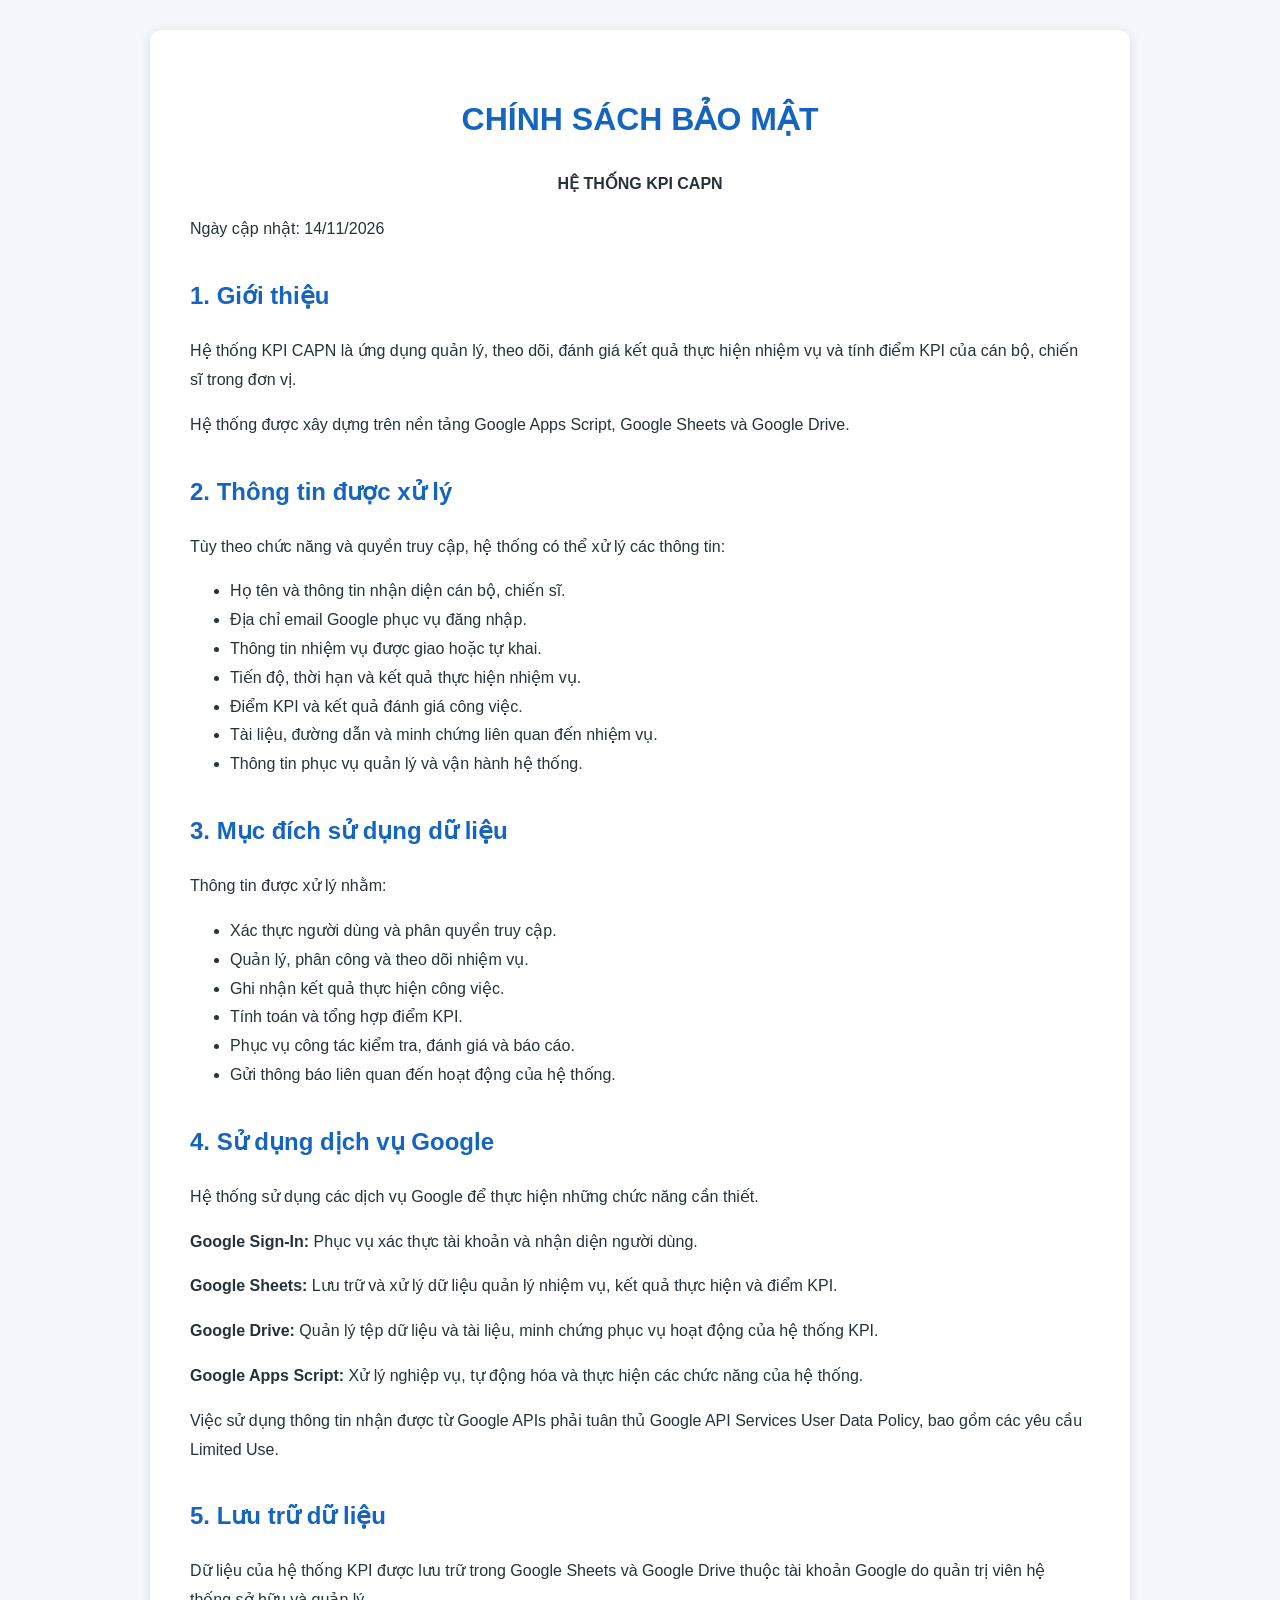
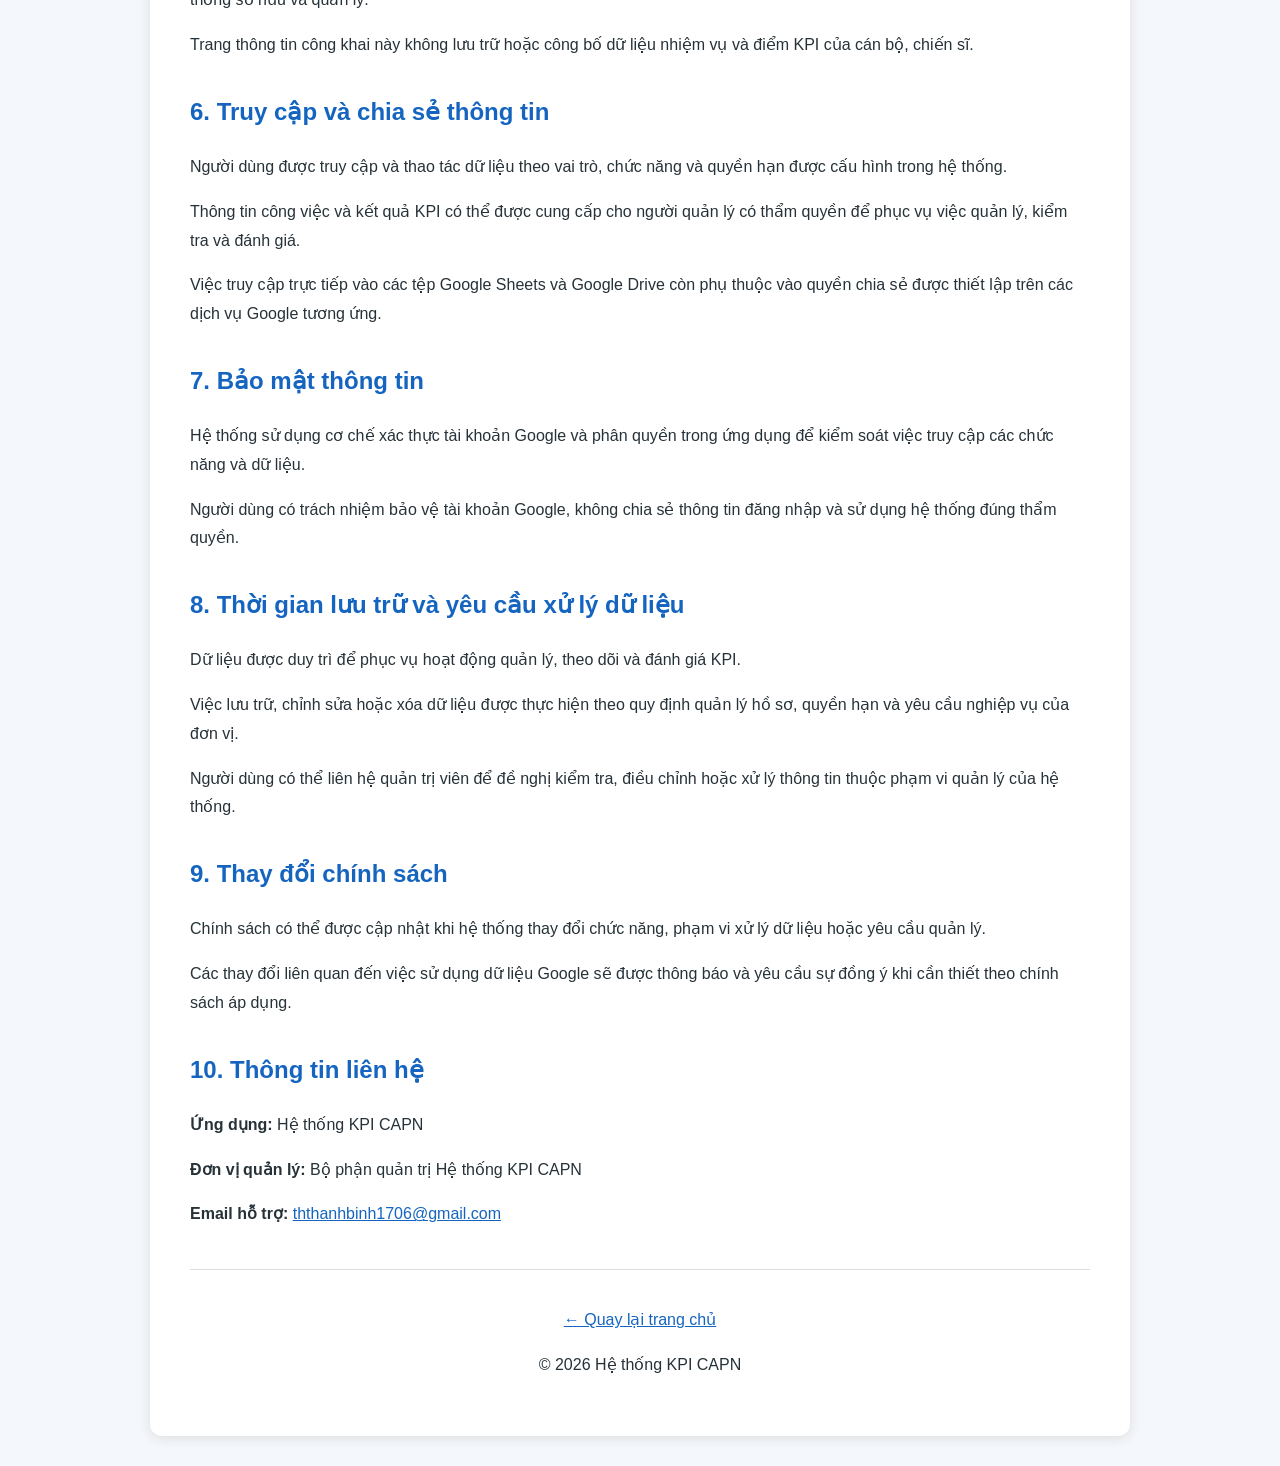
<file: privacy.html>
<!DOCTYPE html>
<html lang="vi">
<head>
<meta charset="UTF-8">
<meta name="viewport" content="width=device-width, initial-scale=1">

<title>Chính sách bảo mật - KPI CAPN</title>

<style>
body {
    font-family: Arial, sans-serif;
    background: #f4f7fb;
    color: #263238;
    margin: 0;
    padding: 30px 15px;
    line-height: 1.8;
}

.container {
    max-width: 900px;
    margin: auto;
    background: white;
    padding: 40px;
    border-radius: 12px;
    box-shadow: 0 2px 12px #ddd;
}

h1 {
    color: #1565c0;
    text-align: center;
}

h2 {
    color: #1565c0;
    margin-top: 30px;
}

a {
    color: #1565c0;
}

.footer {
    text-align: center;
    margin-top: 40px;
    border-top: 1px solid #ddd;
    padding-top: 20px;
}

@media(max-width:600px) {
    .container {
        padding: 20px;
    }
}
</style>
</head>

<body>

<div class="container">

<h1>CHÍNH SÁCH BẢO MẬT</h1>

<p style="text-align:center">
<strong>HỆ THỐNG KPI CAPN</strong>
</p>

<p>
Ngày cập nhật: 14/11/2026
</p>

<h2>1. Giới thiệu</h2>

<p>
Hệ thống KPI CAPN là ứng dụng quản lý, theo dõi,
đánh giá kết quả thực hiện nhiệm vụ và tính điểm KPI
của cán bộ, chiến sĩ trong đơn vị.
</p>

<p>
Hệ thống được xây dựng trên nền tảng Google Apps Script,
Google Sheets và Google Drive.
</p>

<h2>2. Thông tin được xử lý</h2>

<p>
Tùy theo chức năng và quyền truy cập,
hệ thống có thể xử lý các thông tin:
</p>

<ul>
<li>Họ tên và thông tin nhận diện cán bộ, chiến sĩ.</li>
<li>Địa chỉ email Google phục vụ đăng nhập.</li>
<li>Thông tin nhiệm vụ được giao hoặc tự khai.</li>
<li>Tiến độ, thời hạn và kết quả thực hiện nhiệm vụ.</li>
<li>Điểm KPI và kết quả đánh giá công việc.</li>
<li>Tài liệu, đường dẫn và minh chứng liên quan đến nhiệm vụ.</li>
<li>Thông tin phục vụ quản lý và vận hành hệ thống.</li>
</ul>

<h2>3. Mục đích sử dụng dữ liệu</h2>

<p>
Thông tin được xử lý nhằm:
</p>

<ul>
<li>Xác thực người dùng và phân quyền truy cập.</li>
<li>Quản lý, phân công và theo dõi nhiệm vụ.</li>
<li>Ghi nhận kết quả thực hiện công việc.</li>
<li>Tính toán và tổng hợp điểm KPI.</li>
<li>Phục vụ công tác kiểm tra, đánh giá và báo cáo.</li>
<li>Gửi thông báo liên quan đến hoạt động của hệ thống.</li>
</ul>

<h2>4. Sử dụng dịch vụ Google</h2>

<p>
Hệ thống sử dụng các dịch vụ Google
để thực hiện những chức năng cần thiết.
</p>

<p>
<strong>Google Sign-In:</strong>
Phục vụ xác thực tài khoản và nhận diện người dùng.
</p>

<p>
<strong>Google Sheets:</strong>
Lưu trữ và xử lý dữ liệu quản lý nhiệm vụ,
kết quả thực hiện và điểm KPI.
</p>

<p>
<strong>Google Drive:</strong>
Quản lý tệp dữ liệu và tài liệu, minh chứng
phục vụ hoạt động của hệ thống KPI.
</p>

<p>
<strong>Google Apps Script:</strong>
Xử lý nghiệp vụ, tự động hóa và thực hiện
các chức năng của hệ thống.
</p>

<p>
Việc sử dụng thông tin nhận được từ Google APIs
phải tuân thủ Google API Services User Data Policy,
bao gồm các yêu cầu Limited Use.
</p>

<h2>5. Lưu trữ dữ liệu</h2>

<p>
Dữ liệu của hệ thống KPI được lưu trữ
trong Google Sheets và Google Drive
thuộc tài khoản Google do quản trị viên
hệ thống sở hữu và quản lý.
</p>

<p>
Trang thông tin công khai này không lưu trữ
hoặc công bố dữ liệu nhiệm vụ và điểm KPI
của cán bộ, chiến sĩ.
</p>

<h2>6. Truy cập và chia sẻ thông tin</h2>

<p>
Người dùng được truy cập và thao tác dữ liệu
theo vai trò, chức năng và quyền hạn
được cấu hình trong hệ thống.
</p>

<p>
Thông tin công việc và kết quả KPI có thể
được cung cấp cho người quản lý có thẩm quyền
để phục vụ việc quản lý, kiểm tra và đánh giá.
</p>

<p>
Việc truy cập trực tiếp vào các tệp Google Sheets
và Google Drive còn phụ thuộc vào quyền chia sẻ
được thiết lập trên các dịch vụ Google tương ứng.
</p>

<h2>7. Bảo mật thông tin</h2>

<p>
Hệ thống sử dụng cơ chế xác thực tài khoản Google
và phân quyền trong ứng dụng để kiểm soát
việc truy cập các chức năng và dữ liệu.
</p>

<p>
Người dùng có trách nhiệm bảo vệ tài khoản Google,
không chia sẻ thông tin đăng nhập
và sử dụng hệ thống đúng thẩm quyền.
</p>

<h2>8. Thời gian lưu trữ và yêu cầu xử lý dữ liệu</h2>

<p>
Dữ liệu được duy trì để phục vụ hoạt động quản lý,
theo dõi và đánh giá KPI.
</p>

<p>
Việc lưu trữ, chỉnh sửa hoặc xóa dữ liệu
được thực hiện theo quy định quản lý hồ sơ,
quyền hạn và yêu cầu nghiệp vụ của đơn vị.
</p>

<p>
Người dùng có thể liên hệ quản trị viên
để đề nghị kiểm tra, điều chỉnh hoặc xử lý
thông tin thuộc phạm vi quản lý của hệ thống.
</p>

<h2>9. Thay đổi chính sách</h2>

<p>
Chính sách có thể được cập nhật khi
hệ thống thay đổi chức năng, phạm vi xử lý dữ liệu
hoặc yêu cầu quản lý.
</p>

<p>
Các thay đổi liên quan đến việc sử dụng dữ liệu
Google sẽ được thông báo và yêu cầu sự đồng ý
khi cần thiết theo chính sách áp dụng.
</p>

<h2>10. Thông tin liên hệ</h2>

<p>
<strong>Ứng dụng:</strong> Hệ thống KPI CAPN
</p>

<p>
<strong>Đơn vị quản lý:</strong>
Bộ phận quản trị Hệ thống KPI CAPN
</p>

<p>
<strong>Email hỗ trợ:</strong>
<a href="mailto:ththanhbinh1706@gmail.com">
ththanhbinh1706@gmail.com
</a>
</p>

<div class="footer">

<p>
<a href="index.html">← Quay lại trang chủ</a>
</p>

<p>
© 2026 Hệ thống KPI CAPN
</p>

</div>

</div>

</body>
</html>
</file>
<file: styles.css>
:root{--forest:#064e3b;--dark:#033d2e;--green:#047857;--bright:#10b981;--mint:#d1fae5;--mint2:#ecfdf5;--yellow:#facc15;--ink:#13392b;--muted:#60766b;--line:#dcebe2;--bg:#f4faf6;--white:#fff;--shadow:0 15px 38px rgba(6,78,59,.09)}
*{box-sizing:border-box}html{scroll-behavior:smooth}body{margin:0;background:var(--bg);color:var(--ink);font:16px/1.65 'Segoe UI',Arial,sans-serif}a{color:inherit;text-decoration:none}button{font:inherit;cursor:pointer}img,video{max-width:100%}button:focus-visible,a:focus-visible{outline:3px solid var(--yellow);outline-offset:3px}.container{width:min(1170px,calc(100% - 40px));margin:0 auto}
.site-header{position:sticky;z-index:50;top:0;background:rgba(255,255,255,.96);backdrop-filter:blur(16px);border-bottom:1px solid var(--line)}.header-inner{min-height:74px;display:flex;align-items:center;justify-content:space-between;gap:20px}.brand{display:flex;align-items:center;gap:12px;white-space:nowrap}.logo{width:42px;height:42px;border-radius:12px;background:linear-gradient(145deg,#065f46,#10b981);display:flex;align-items:flex-end;justify-content:center;gap:3px;padding-bottom:10px;box-shadow:0 7px 16px #0478572a}.logo i{display:block;width:7px;background:#fff;border-radius:3px 3px 0 0}.logo i:nth-child(1){height:10px}.logo i:nth-child(2){height:17px;background:#facc15}.logo i:nth-child(3){height:25px}.brand strong{display:block;font-size:20px;line-height:1.2;letter-spacing:-.4px;color:var(--forest)}.brand small{display:block;font-size:11px;font-weight:600;line-height:1.4;color:var(--muted)}.menu{display:flex;align-items:center;gap:11px;flex-wrap:wrap}.menu a{font-size:14px;font-weight:700;padding:10px 13px;border-radius:9px;color:#315b47}.menu a:hover,.menu a[aria-current=page]{background:#e8f8ed;color:#065f46}.menu .header-login{background:var(--green);color:#fff}.menu .header-login:hover{background:var(--forest);color:#fff}.btn{display:inline-flex;gap:10px;align-items:center;justify-content:center;border:0;padding:14px 22px;border-radius:12px;font-weight:800;line-height:1.3;transition:transform .16s ease,filter .16s ease}.btn:hover{transform:translateY(-2px);filter:brightness(1.03)}.btn-yellow{background:linear-gradient(125deg,#ffe46c,var(--yellow));color:#25462b;box-shadow:0 10px 25px #0002}.btn-white{background:#fff;color:var(--forest)}.btn-outline{border:1px solid #ffffff91;color:#fff;background:#ffffff15}.btn-green{background:var(--green);color:#fff}.tag{display:inline-flex;align-items:center;gap:8px;font-size:12px;font-weight:800;letter-spacing:.9px;text-transform:uppercase;color:#caffe3;background:#ffffff1c;border:1px solid #ffffff3d;border-radius:999px;padding:6px 14px}.pill{display:inline-block;border-radius:99px;font-size:12px;font-weight:800;padding:5px 10px;background:#def7e8;color:#086c49}
.hero{position:relative;overflow:hidden;background:linear-gradient(120deg,#063d30 0%,#075a41 58%,#0a815a 100%);color:#fff}.hero:before{content:'';width:490px;height:490px;border:90px solid #ffffff09;border-radius:50%;position:absolute;right:-180px;top:-200px}.hero:after{content:'';width:410px;height:410px;border:55px solid #ffffff08;border-radius:50%;position:absolute;left:-210px;bottom:-280px}.hero-grid{position:relative;z-index:1;display:grid;grid-template-columns:1.03fr .97fr;gap:42px;align-items:center;min-height:450px;padding:72px 0}.hero h1{font-size:clamp(38px,4.5vw,62px);line-height:1.12;letter-spacing:-2px;margin:19px 0 17px;font-weight:850}.hero h1 span{color:#ffe45e}.hero p{font-size:18px;line-height:1.7;max-width:595px;color:#e4fff2;margin:0 0 26px}.hero-cta{display:flex;gap:13px;flex-wrap:wrap}.hero-note{font-size:13px;margin-top:19px;color:#c1e9d2}.dashboard-visual{padding:17px;background:linear-gradient(140deg,#ffffff27,#ffffff10);border:1px solid #ffffff55;border-radius:22px;transform:rotate(-1deg);box-shadow:0 32px 60px #012b2088}.mini-window{background:#f8fffb;color:#163c2c;border-radius:14px;overflow:hidden;box-shadow:0 8px 18px #01291d30}.mini-head{background:#064e3b;color:#fff;padding:12px 15px;display:flex;gap:7px;align-items:center;justify-content:space-between;font-weight:800;font-size:14px}.mini-head .dots{display:flex;gap:5px}.mini-head .dots i{width:8px;height:8px;background:#facc15;border-radius:50%}.mini-head .dots i:nth-child(2){background:#a7f3d0}.mini-head .dots i:nth-child(3){background:#fff}.mini-body{padding:18px}.mini-tile-grid{display:grid;grid-template-columns:repeat(3,1fr);gap:9px}.mini-tile{background:#e6f7ed;border:1px solid #d0eedd;border-radius:10px;padding:9px}.mini-tile:nth-child(2){background:#fffae5;border-color:#f8ecc1}.mini-tile span{display:block;font-size:10px;color:#517364}.mini-tile b{display:block;font-size:18px;color:#064e3b}.mini-dashboard{display:grid;grid-template-columns:150px 1fr;gap:16px;padding-top:20px}.donut{width:136px;height:136px;border-radius:50%;display:grid;place-items:center;background:conic-gradient(#0fb981 0 74%,#facc15 74% 86%,#8b5cf6 86% 93%,#e3ede7 93%);position:relative}.donut:after{content:'';position:absolute;inset:26px;background:#fff;border-radius:50%}.donut .value{position:relative;z-index:1;text-align:center;font-weight:800;font-size:25px;line-height:1.1}.donut .value small{display:block;font-size:10px;font-weight:500}.mini-bars{display:flex;align-items:flex-end;height:124px;gap:11px;border-bottom:1px solid #e2eee7;padding:6px 5px}.mini-bars i{flex:1;border-radius:6px 6px 0 0;background:linear-gradient(#19c38b,#07845f);height:60%}.mini-bars i:nth-child(2){height:42%}.mini-bars i:nth-child(3){height:84%}.mini-bars i:nth-child(4){height:70%}.mini-bars i:nth-child(5){height:94%;background:linear-gradient(#ffdc47,#deb00d)}.mini-window-foot{background:#f2faf5;border-top:1px solid #e2eee7;padding:12px 18px;font-size:11px;font-weight:700;color:#55816a}
.section-pad{padding:70px 0}.section-intro{text-align:center;margin-bottom:32px}.eyebrow{display:inline-flex;color:#05784d;text-transform:uppercase;letter-spacing:1px;font-size:12px;font-weight:850}.section-intro h2,.left-intro h2{font-size:clamp(26px,3vw,38px);line-height:1.24;letter-spacing:-1px;margin:8px 0 8px;color:var(--forest)}.section-intro p,.left-intro p{color:var(--muted);margin:0}.features{display:grid;grid-template-columns:repeat(3,minmax(0,1fr));gap:18px}.feature{background:#fff;border:1px solid var(--line);border-radius:18px;padding:25px;box-shadow:var(--shadow)}.feature .icon{display:inline-grid;place-items:center;width:52px;height:52px;background:#e3f9ea;border-radius:14px;font-size:26px}.feature h3{font-size:19px;margin:17px 0 8px}.feature p{font-size:14px;margin:0;color:var(--muted)}.guide-preview{display:grid;grid-template-columns:.8fr 1.2fr;gap:32px;align-items:center}.guide-links{display:grid;gap:12px}.guide-link{display:flex;gap:13px;align-items:center;background:#fff;border:1px solid var(--line);border-radius:13px;padding:16px 18px;box-shadow:0 5px 14px #064e3b0b}.guide-link:hover{border-color:#84d3ac}.guide-link span:first-child{font-size:24px}.guide-link strong{display:block}.guide-link small{display:block;font-size:12px;color:var(--muted)}.guide-link b:last-child{margin-left:auto;color:#05835c}.section-soft{background:linear-gradient(180deg,#edf8f1,#f8fcf9)}.cta-band{background:linear-gradient(110deg,#065f46,#047857);color:#fff;border-radius:22px;padding:32px 38px;display:flex;gap:20px;align-items:center;justify-content:space-between;box-shadow:var(--shadow)}.cta-band h2{margin:0 0 5px;font-size:25px}.cta-band p{margin:0;color:#ddfbe9}.site-footer{margin-top:62px;padding:29px 0;background:#083f32;color:#c8f1dc}.footer-inner{display:flex;justify-content:space-between;align-items:center;gap:22px;flex-wrap:wrap}.site-footer a{text-decoration:underline;text-underline-offset:3px;color:#e7fff0}.footer-links{display:flex;gap:22px;font-size:13px}
/* trang hướng dẫn */
.guide-hero{padding:55px 0;background:linear-gradient(120deg,#073f30,#0a7652);color:#fff}.guide-hero h1{font-size:clamp(30px,4vw,47px);line-height:1.2;margin:12px 0}.guide-hero p{max-width:800px;color:#d8fae7;margin:0}.guide-main{padding:38px 0 30px}.role-tabs{display:flex;gap:10px;flex-wrap:wrap;margin:0 0 25px}.role-tab{padding:11px 19px;border-radius:12px;border:1px solid #cce3d5;background:#fff;color:#33684f;font-weight:800}.role-tab[aria-selected=true]{background:var(--forest);border-color:var(--forest);color:#fff;box-shadow:0 6px 17px #064e3b24}.role-panel[hidden]{display:none}.guide-header{margin:0 0 18px}.guide-header h2{margin:0 0 5px;color:var(--forest);font-size:25px}.guide-header p{color:var(--muted);margin:0}.steps{display:grid;grid-template-columns:repeat(2,minmax(0,1fr));gap:18px}.step{background:#fff;border:1px solid var(--line);padding:20px;border-radius:17px;box-shadow:var(--shadow)}.step-head{display:flex;gap:12px;align-items:start}.step-number{width:33px;height:33px;flex:0 0 auto;border-radius:10px;background:var(--yellow);display:grid;place-items:center;color:#375129;font-weight:900}.step h3{font-size:17px;margin:2px 0 7px;line-height:1.35}.step p{font-size:14px;color:var(--muted);margin:0 0 16px}.illustration{background:#edf7f0;border:1px solid #dbece0;border-radius:12px;overflow:hidden}.illustration-label{font-size:10px;background:#064e3b;color:#fff;padding:6px 10px;letter-spacing:.4px;text-transform:uppercase}.illustration-body{padding:15px;min-height:125px;display:flex;flex-direction:column;justify-content:center;gap:10px}.demo-row{display:flex;align-items:center;gap:9px;justify-content:space-between}.demo-card{padding:10px;background:#fff;border-radius:9px;border:1px solid #daeadf;display:flex;justify-content:space-between;align-items:center;gap:10px}.demo-card b{font-size:12px}.demo-card small{font-size:11px;color:#64806e}.demo-button{background:#059669;color:#fff;padding:7px 12px;font-size:11px;border-radius:7px;white-space:nowrap;font-weight:800}.demo-button.yellow{background:#facc15;color:#183e2b}.demo-chip{display:inline-flex;background:#d9fae4;color:#076440;padding:4px 7px;border-radius:6px;font-size:10px;font-weight:800}.demo-input{border:1px solid #cbded4;background:#fff;padding:9px 11px;border-radius:7px;font-size:11px;color:#667c6d}.demo-score{font-size:26px;font-weight:900;color:#057c53}.video-section{margin-top:38px;background:#fff;border:1px solid var(--line);border-radius:20px;padding:24px;box-shadow:var(--shadow);display:grid;grid-template-columns:1fr 1.2fr;gap:30px;align-items:center}.video-section h2{margin:0 0 10px;color:var(--forest)}.video-section p{color:var(--muted);font-size:14px}.video-section video{width:100%;border-radius:14px;background:#073f30;border:1px solid #cee6d8}.safety{margin-top:25px;background:#fffbeb;border:1px solid #f5e7b5;padding:15px 18px;border-radius:12px;font-size:13px;color:#65551d}.guide-back{display:flex;justify-content:space-between;align-items:center;gap:12px;margin-top:26px;flex-wrap:wrap}
@media(max-width:900px){.hero-grid,.guide-preview,.video-section{grid-template-columns:1fr}.hero-grid{padding:55px 0}.dashboard-visual{max-width:580px;transform:none}.features{grid-template-columns:repeat(2,minmax(0,1fr))}.steps{grid-template-columns:1fr}.menu{gap:0}.menu a{padding:8px 9px}}@media(max-width:630px){.container{width:min(100% - 26px,1170px)}.header-inner{padding:10px 0;align-items:flex-start;flex-direction:column;gap:6px}.brand strong{font-size:18px}.menu{width:100%;justify-content:space-between}.menu a{font-size:12px;padding:8px}.hero-grid{padding:45px 0}.hero h1{letter-spacing:-1px}.hero p{font-size:16px}.dashboard-visual{padding:9px}.mini-dashboard{grid-template-columns:115px 1fr;gap:6px}.donut{width:105px;height:105px}.donut:after{inset:20px}.mini-body{padding:12px}.mini-bars{height:92px;gap:5px}.mini-tile{padding:6px}.mini-tile b{font-size:15px}.features{grid-template-columns:1fr}.cta-band{padding:25px;display:block}.cta-band .btn{margin-top:18px}.footer-inner{align-items:flex-start;flex-direction:column}.guide-hero{padding:40px 0}}
@media(prefers-reduced-motion:reduce){html{scroll-behavior:auto}a,button{transition:none}}
</file>
